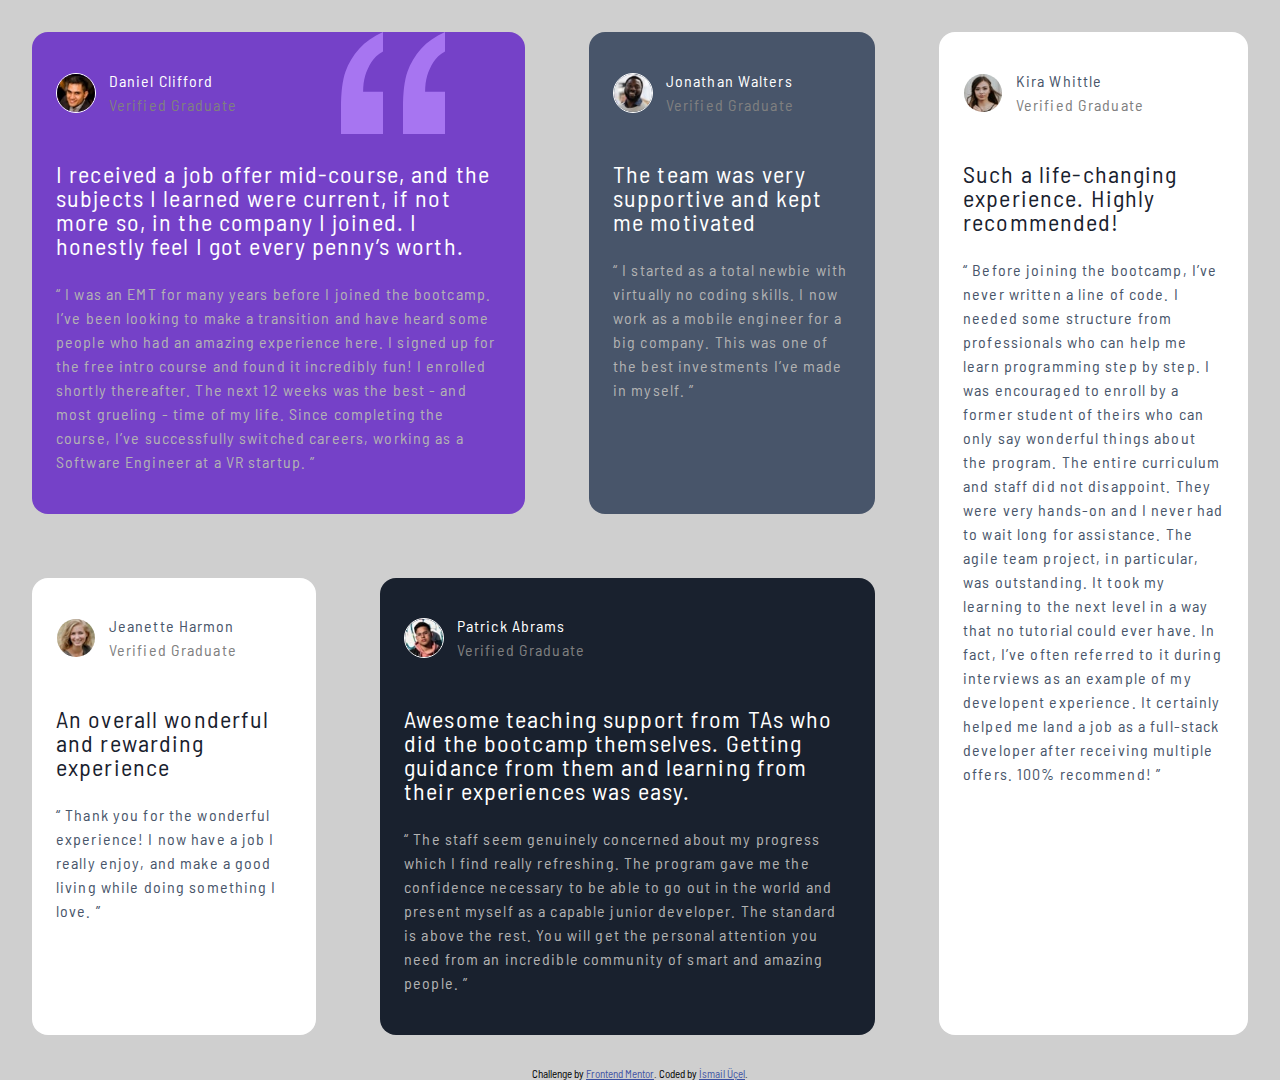
<file: testimonials-grid-section-main/index.html>
<!DOCTYPE html>
<html lang="en">

<head>
  <meta charset="UTF-8">
  <meta name="viewport" content="width=device-width, initial-scale=1.0">
  <!-- displays site properly based on user's device -->

  <link rel="icon" type="image/png" sizes="32x32" href="./images/favicon-32x32.png">
  <link rel="stylesheet" href="style.css">
  <link rel="preconnect" href="https://fonts.googleapis.com">
  <link rel="preconnect" href="https://fonts.gstatic.com" crossorigin>
  <link href="https://fonts.googleapis.com/css2?family=Barlow+Semi+Condensed:wght@500;600&display=swap"
    rel="stylesheet">

  <title>Frontend Mentor | [Challenge Name Here]</title>

  <!-- Feel free to remove these styles or customise in your own stylesheet 👍 -->
  <style>
    .attribution {
      font-size: 11px;
      text-align: center;
    }

    .attribution a {
      color: hsl(228, 45%, 44%);
    }
  </style>
</head>

<body>

  <div class="container">

    <div class="daniel">

      <div class="profile">
        <img src="./images/image-daniel.jpg" alt="" srcset="">
        <div class="info">
          <span class="name">Daniel Clifford</span>
          <span class="vg">Verified Graduate</span>
        </div>
      </div>

      <div class="header">
        <p>I received a job offer mid-course, and the subjects I learned were current, if not more so,
          in the company I joined. I honestly feel I got every penny’s worth.</p>
      </div>

      <div class="desc">
        “ I was an EMT for many years before I joined the bootcamp. I’ve been looking to make a
        transition and have heard some people who had an amazing experience here. I signed up
        for the free intro course and found it incredibly fun! I enrolled shortly thereafter.
        The next 12 weeks was the best - and most grueling - time of my life. Since completing
        the course, I’ve successfully switched careers, working as a Software Engineer at a VR startup. ”
      </div>

    </div>


    <div class="jonathan">

      <div class="profile">
        <img src="./images/image-jonathan.jpg" alt="" srcset="">
        <div class="info">
          <span class="name">Jonathan Walters</span>
          <span class="vg">Verified Graduate</span>
        </div>
      </div>

      <div class="header">
        <p> The team was very supportive and kept me motivated</p>
      </div>

      <div class="desc">
        “ I started as a total newbie with virtually no coding skills. I now work as a mobile engineer
        for a big company. This was one of the best investments I’ve made in myself. ”
      </div>


    </div>

    <div class="jeanette">

      <div class="profile">
        <img src="./images/image-jeanette.jpg" alt="" srcset="">
        <div class="info">
          <span class="name">Jeanette Harmon</span>
          <span class="vg">Verified Graduate</span>
        </div>
      </div>

      <div class="header">
        <p>An overall wonderful and rewarding experience </p>
      </div>

      <div class="desc">
        “ Thank you for the wonderful experience! I now have a job I really enjoy, and make a good living
        while doing something I love. ”
      </div>


    </div>

    <div class="patrick">

      <div class="profile">
        <img src="./images/image-patrick.jpg" alt="" srcset="">
        <div class="info">
          <span class="name">Patrick Abrams</span>
          <span class="vg">Verified Graduate</span>
        </div>
      </div>

      <div class="header">
        <p>Awesome teaching support from TAs who did the bootcamp themselves. Getting guidance from them and
          learning from their experiences was easy. </p>
      </div>

      <div class="desc">
        “ The staff seem genuinely concerned about my progress which I find really refreshing. The program
        gave me the confidence necessary to be able to go out in the world and present myself as a capable
        junior developer. The standard is above the rest. You will get the personal attention you need from
        an incredible community of smart and amazing people. ”
      </div>

    </div>


    <div class="kira">

      <div class="profile">
        <img src="./images/image-kira.jpg" alt="" srcset="">
        <div class="info">
          <span class="name">Kira Whittle</span>
          <span class="vg">Verified Graduate</span>
        </div>
      </div>

      <div class="header">
        <p>Such a life-changing experience. Highly recommended! </p>
      </div>

      <div class="desc">

        “ Before joining the bootcamp, I’ve never written a line of code. I needed some structure from
        professionals who can help me learn programming step by step. I was encouraged to enroll by a former
        student of theirs who can only say wonderful things about the program. The entire curriculum and staff
        did not disappoint. They were very hands-on and I never had to wait long for assistance. The agile team
        project, in particular, was outstanding. It took my learning to the next level in a way that no tutorial
        could ever have. In fact, I’ve often referred to it during interviews as an example of my developent
        experience. It certainly helped me land a job as a full-stack developer after receiving multiple offers.
        100% recommend! ”
      </div>

    </div>

  </div>










  <div class="attribution">
    Challenge by <a href="https://www.frontendmentor.io?ref=challenge" target="_blank">Frontend Mentor</a>.
    Coded by <a href="https://www.linkedin.com/in/ismail-%C3%BC%C3%A7el-a487b618a/">İsmail Üçel</a>.
  </div>
</body>

</html>
</file>
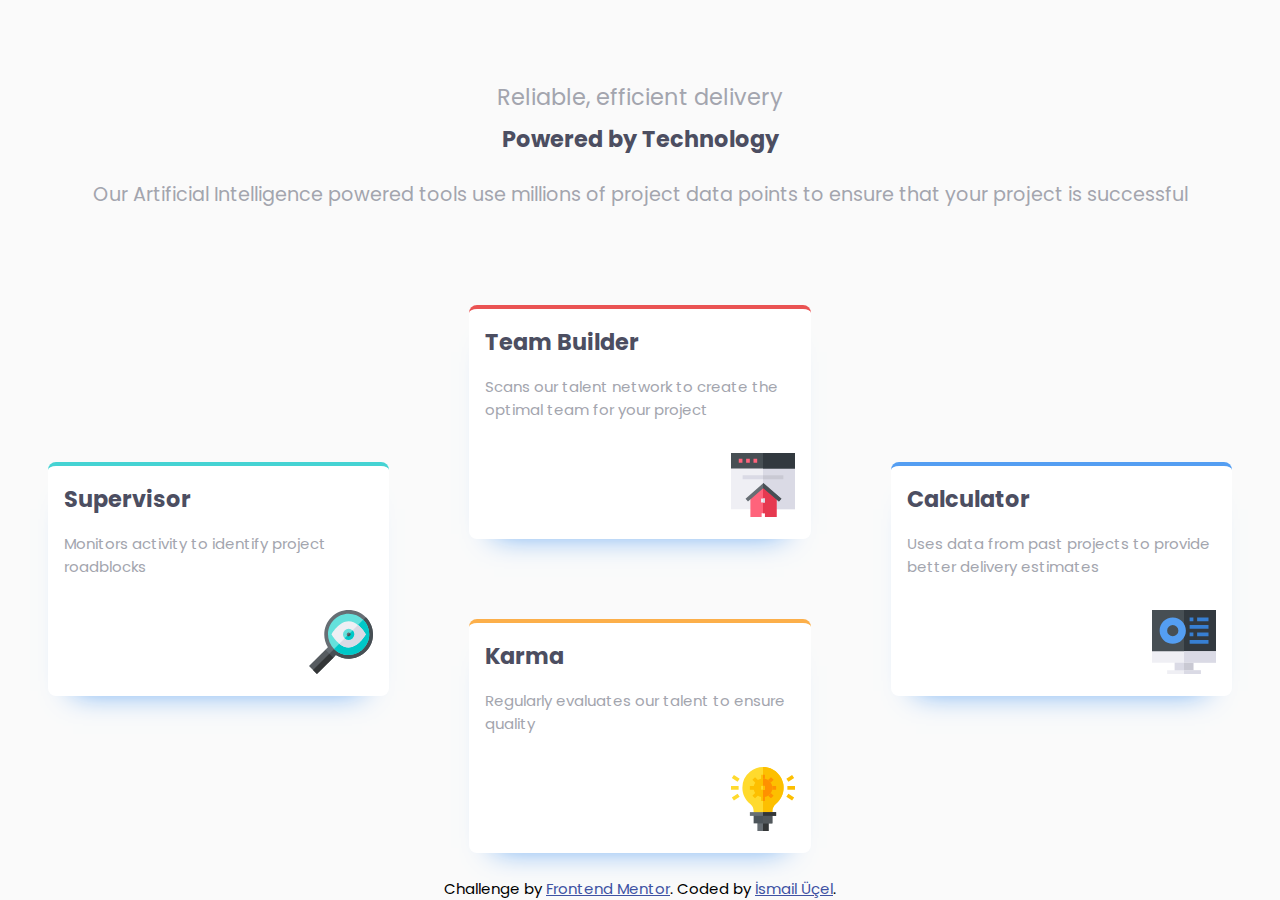
<file: four-card-feature-section-master/four-card-feature-section-master/index.html>
<!DOCTYPE html>
<html lang="en">

<head>
  <meta charset="UTF-8">
  <meta name="viewport" content="width=device-width, initial-scale=1.0">
  <!-- displays site properly based on user's device -->

  <link rel="icon" type="image/png" sizes="32x32" href="./images/favicon-32x32.png">
  <link rel="stylesheet" href="style.css">

  <link rel="preconnect" href="https://fonts.googleapis.com">
  <link rel="preconnect" href="https://fonts.gstatic.com" crossorigin>
  <link href="https://fonts.googleapis.com/css2?family=Poppins:wght@200;400;600&display=swap" rel="stylesheet">

  <title>Frontend Mentor | Four card feature section</title>

  <!-- Feel free to remove these styles or customise in your own stylesheet 👍 -->
  <style>
    .attribution {
      font-size: 15px;
      text-align: center;
    }

    .attribution a {
      color: hsl(228, 45%, 44%);
    }
  </style>
</head>

<body>

<div class="container">

    <h3 class="header1">Reliable, efficient delivery</h3>
    <h3 class="header2">Powered by Technology</h3>

    <p class="desc">Our Artificial Intelligence powered tools use millions of project data points
      to ensure that your project is successful</p>

  <div class="cards">
    <div class="supervisor">

      <h4 class="spheader">Supervisor</h4>

      <p class="spdesc">Monitors activity to identify project roadblocks</p>

      <img src="./images/icon-supervisor.svg" alt="" class="spimg">

    </div>

    <div class="teambuilder">

      <h4 class="tbheader">Team Builder</h4>

      <p class="tbdesc">Scans our talent network to create the optimal team for your project</p>

      <img src="./images/icon-team-builder.svg" alt="" class="tbimg">

    </div>

    <div class="karma">

      <h4 class="kheader">Karma</h4>

      <p class="kdesc">Regularly evaluates our talent to ensure quality</p>

      <img src="./images/icon-karma.svg" alt="" class="kimg">

    </div>

    <div class="calculator">

      <h4 class="cheader">Calculator</h4>

      <p class="cdesc">Uses data from past projects to provide better delivery estimates</p>

      <img src="./images/icon-calculator.svg" alt="" class="cimg">

    </div>

  </div>


</div>



  <footer>
    <p class="attribution">
      Challenge by <a href="https://www.frontendmentor.io?ref=challenge" target="_blank">Frontend Mentor</a>.
      Coded by <a href="https://www.linkedin.com/in/ismail-%C3%BC%C3%A7el-a487b618a/">İsmail Üçel</a>.
    </p>
  </footer>
</body>

</html>
</file>
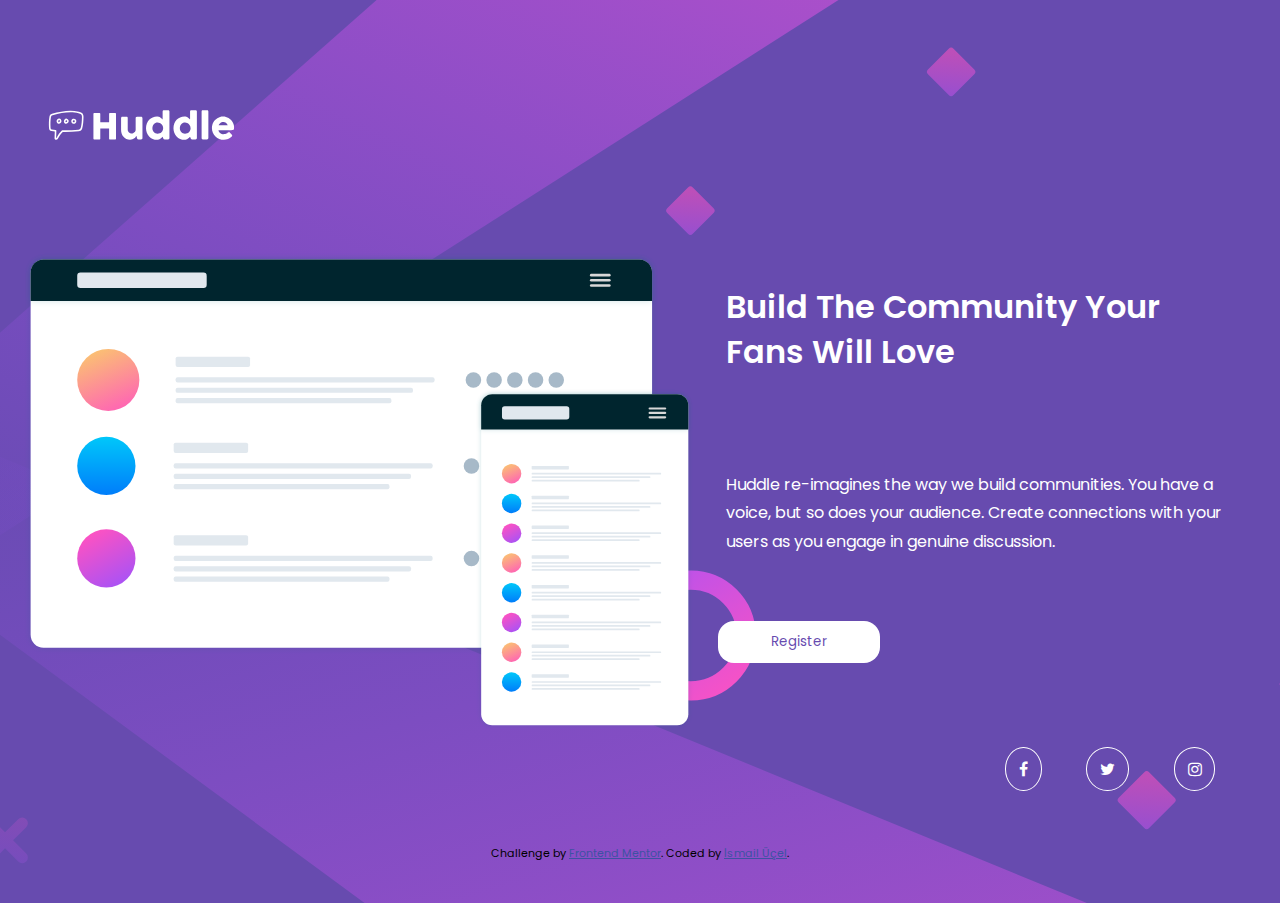
<file: huddle-landing-page-with-single-introductory-section-master/huddle-landing-page-with-single-introductory-section-master/index.html>
<!DOCTYPE html>
<html lang="en">

<head>
  <meta charset="UTF-8">
  <meta name="viewport" content="width=device-width, initial-scale=1.0">
  <!-- displays site properly based on user's device -->

  <link rel="icon" type="image/png" sizes="32x32" href="./images/favicon-32x32.png">
  <link rel="stylesheet" href="style.css">
  <link rel="preconnect" href="https://fonts.googleapis.com">
  <link rel="preconnect" href="https://fonts.gstatic.com" crossorigin>
  <link href="https://fonts.googleapis.com/css2?family=Poppins:wght@400;600&display=swap" rel="stylesheet">
  <link rel="stylesheet" href="./css/all.css">
  <link rel="stylesheet" href="https://cdnjs.cloudflare.com/ajax/libs/font-awesome/4.7.0/css/font-awesome.min.css">

  <title>Frontend Mentor | Huddle landing page with single introductory section</title>

  <!-- Feel free to remove these styles or customise in your own stylesheet 👍 -->
  <style>
    .attribution {
      font-size: 11px;
      text-align: center;
    }

    .attribution a {
      color: hsl(228, 45%, 44%);
    }
  </style>
</head>

<body>


  <div class="container">

    <div class="logo">
      <img src="./images/logo.svg" alt="">
    </div>
    


    <div class="graphic">
      <img src="./images/illustration-mockups.svg" alt="" srcset="">
    </div>

    <div class="header">
      <h1>Build The Community Your Fans Will Love</h1>
    </div>

    <div class="desc">
      <p>Huddle re-imagines the way we build communities. You have a voice, but so does your audience.
        Create connections with your users as you engage in genuine discussion.</p>
    </div>

    <div class="register">
      <button>Register</button>
    </div>

    <div class="social-icons">
      <i class="fa fa-facebook"></i>
      <i class="fa fa-twitter"></i>
      <i class="fa fa-instagram"></i>
    </div>

  </div>



  <footer>
    <p class="attribution">
      Challenge by <a href="https://www.frontendmentor.io?ref=challenge" target="_blank">Frontend Mentor</a>.
        Coded by <a href="https://www.linkedin.com/in/ismail-%C3%BC%C3%A7el-a487b618a/">İsmail Üçel</a>.
    </p>
  </footer>
</body>

</html>
</file>
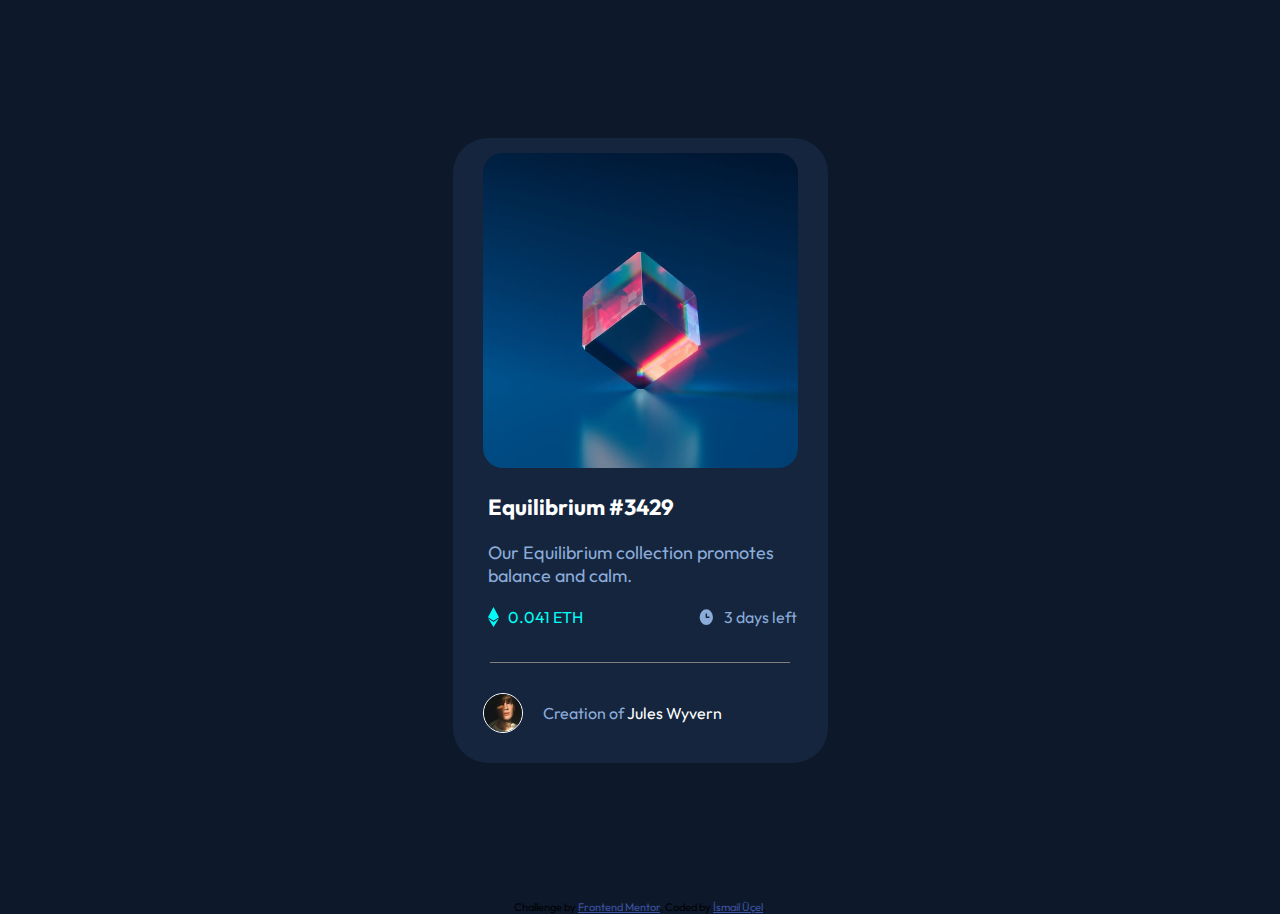
<file: nft-preview-card-component-main/nft-preview-card-component-main/index.html>
<!DOCTYPE html>
<html lang="en">
  <head>
    <meta charset="UTF-8" />
    <meta name="viewport" content="width=device-width, initial-scale=1.0" />
    <!-- displays site properly based on user's device -->

    <link
      rel="icon"
      type="image/png"
      sizes="32x32"
      href="./images/favicon-32x32.png"
    />
    <link rel="stylesheet" href="style.css" />

    <title>Frontend Mentor | NFT preview card component</title>

    <!-- Feel free to remove these styles or customise in your own stylesheet 👍 -->
    <style>
      .attribution {
        font-size: 11px;
        text-align: center;
      }
      .attribution a {
        color: hsl(228, 45%, 44%);
      }
    </style>
  </head>
  <body>
    <div class="container">
      <div class="card">
        <div class="image">
          <img
            src="./images/image-equilibrium.jpg"
            alt=""
            class="etheriumImage"
          />
          <img src="images/icon-view.svg" alt="" class="etheriumView" />
        </div>
        <div class="header">
          <h3 class="headerh3">Equilibrium #3429</h3>
        </div>
        <div class="desc">
          Our Equilibrium collection promotes balance and calm.
        </div>
        <div class="stats">
          <div class="eth">
            <img src="./images/icon-ethereum.svg" alt="" />
            <span class="ethNumber">0.041 ETH</span>
          </div>
          <div class="days">
            <img src="./images/icon-clock.svg" alt="" />
            <span class="daysNumber">3 days left</span>
          </div>
        </div>
        <div class="line"></div>
        <div class="user">
          <img class="userProfile" src="./images/image-avatar.png" alt="" />
          <span class="creation">
            Creation of <span class="name">Jules Wyvern</span>
          </span>
        </div>
      </div>
    </div>

    <div class="attribution">
      Challenge by
      <a href="https://www.frontendmentor.io?ref=challenge" target="_blank"
        >Frontend Mentor</a
      >. Coded by
      <a href="https://www.linkedin.com/in/ismailucel/">İsmail Üçel</a>.
    </div>
  </body>
</html>
</file>
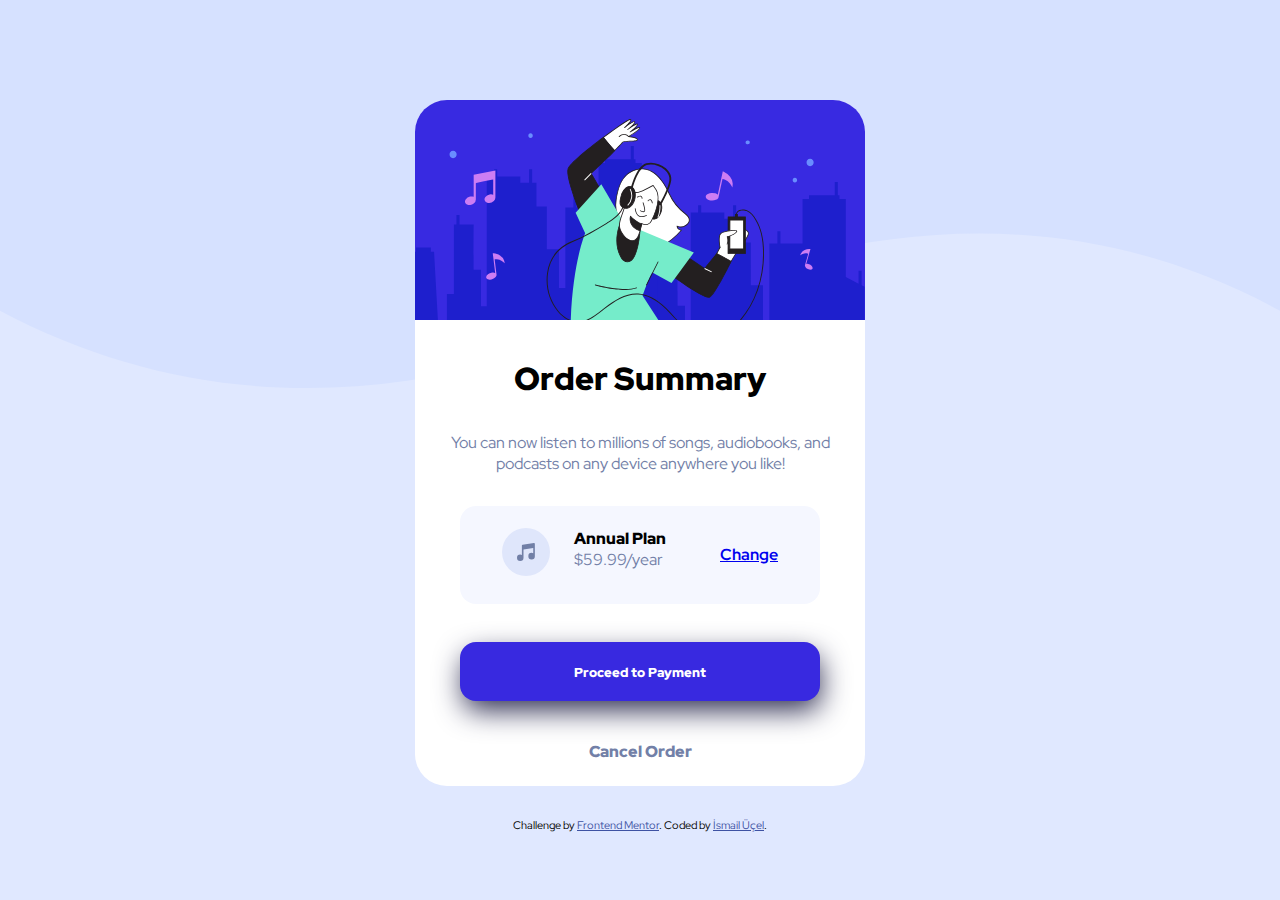
<file: order-summary-component-main/order-summary-component-main/index.html>
<!DOCTYPE html>
<html lang="en">
<head>
  <meta charset="UTF-8">
  <meta name="viewport" content="width=device-width, initial-scale=1.0"> <!-- displays site properly based on user's device -->

  <link rel="icon" type="image/png" sizes="32x32" href="./images/favicon-32x32.png">
  <link rel="stylesheet" href="style.css">
  
  <title>Frontend Mentor | Order summary card</title>

<link rel="preconnect" href="https://fonts.googleapis.com">
<link rel="preconnect" href="https://fonts.gstatic.com" crossorigin>
<link href="https://fonts.googleapis.com/css2?family=Red+Hat+Display:wght@500;700;900&display=swap" rel="stylesheet">

  <!-- Feel free to remove these styles or customise in your own stylesheet 👍 -->
  <style>
    .attribution { font-size: 11px; text-align: center; }
    .attribution a { color: hsl(228, 45%, 44%); }
  </style>
</head>
<body>

    <div class="container">

      <div class="img">
        <img src="./images/illustration-hero.svg" alt="" srcset="">
      </div>

      <div class="header">
        <h1>Order Summary</h1>
      </div>

      <p class="desc">
        You can now listen to millions of songs, audiobooks, and podcasts on any device anywhere you like!
      </p>

      <div class="music">

        <span class="mlogo">
          <img src="./images/icon-music.svg" alt="" srcset="">
        </span>

        <div class="annual">
          <span class="plan">Annual Plan</span>
          <span class="year">$59.99/year</span>
        </div>

        <span class="change"><a href="#">Change</a></span>

      </div>

      <div class="payment">
        <button>Proceed to Payment</button>
      </div>

      <div class="cancel">
        <a href="#">Cancel Order</a>
      </div>




    </div>


  
  <div class="attribution">
    Challenge by <a href="https://www.frontendmentor.io?ref=challenge" target="_blank">Frontend Mentor</a>. 
    Coded by <a href="https://www.linkedin.com/in/ismail-%C3%BC%C3%A7el-a487b618a/">İsmail Üçel</a>.
  </div>
</body>
</html>
</file>
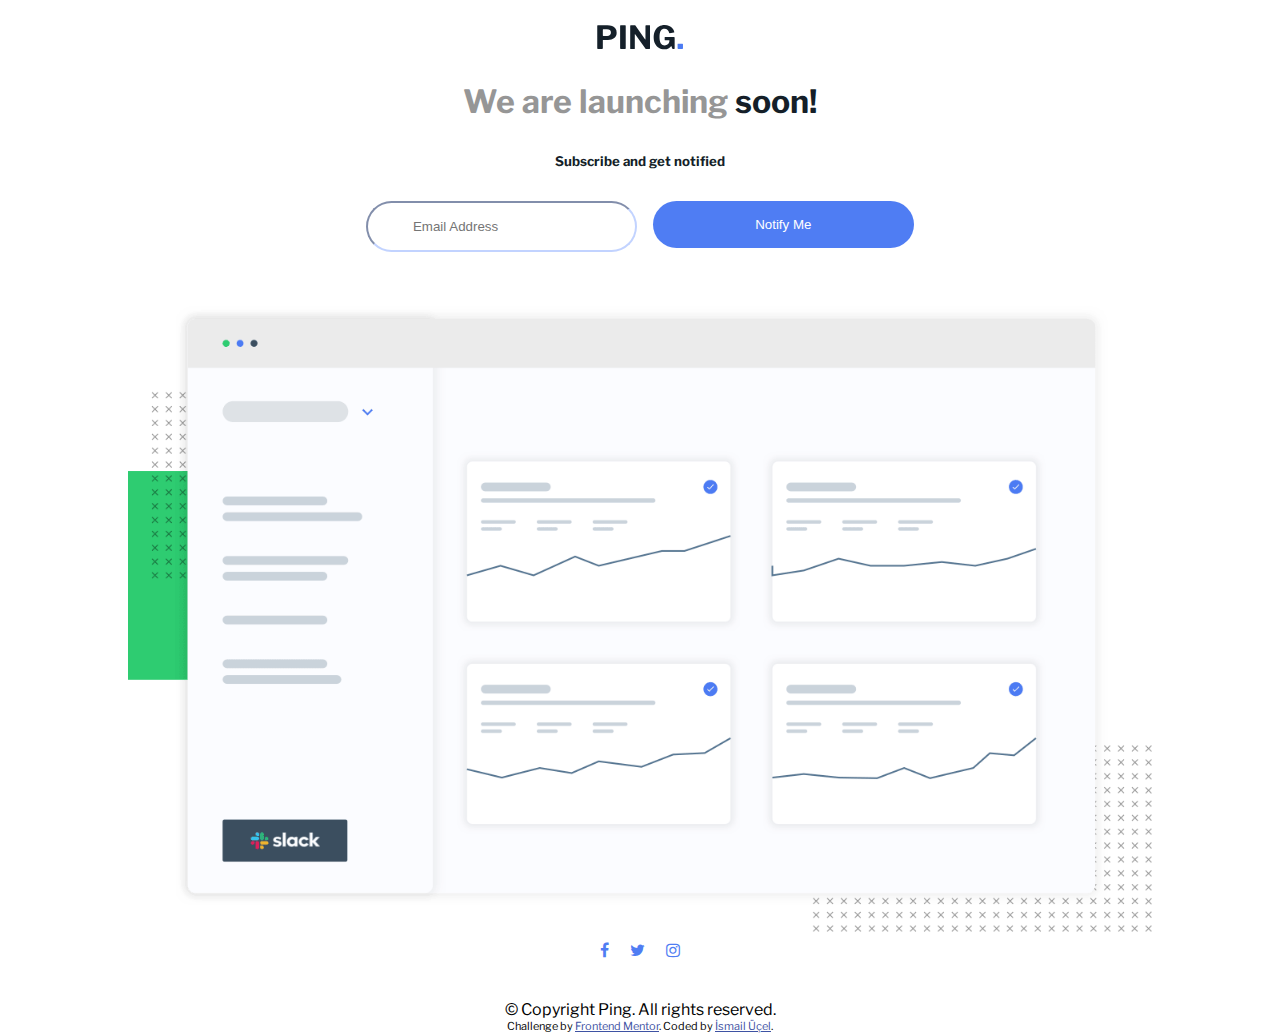
<file: ping-coming-soon-page-master/ping-coming-soon-page-master/index.html>
<!DOCTYPE html>
<html lang="en">

<head>
  <meta charset="UTF-8">
  <meta name="viewport" content="width=device-width, initial-scale=1.0">
  <!-- displays site properly based on user's device -->

  <link rel="icon" type="image/png" sizes="32x32" href="./images/favicon-32x32.png">
  <link rel="stylesheet" href="style.css">

  <link rel="preconnect" href="https://fonts.googleapis.com">
  <link rel="preconnect" href="https://fonts.gstatic.com" crossorigin>
  <link href="https://fonts.googleapis.com/css2?family=Libre+Franklin:ital,wght@0,300;0,600;1,700&display=swap"
    rel="stylesheet">
  <link rel="stylesheet" href="https://use.fontawesome.com/releases/v5.15.4/css/all.css"
    integrity="sha384-DyZ88mC6Up2uqS4h/KRgHuoeGwBcD4Ng9SiP4dIRy0EXTlnuz47vAwmeGwVChigm" crossorigin="anonymous">
  <link rel="stylesheet" href="https://cdnjs.cloudflare.com/ajax/libs/font-awesome/4.7.0/css/font-awesome.min.css">

  <title>Frontend Mentor | Ping coming soon page</title>

  <!-- Feel free to remove these styles or customise in your own stylesheet 👍 -->
  <style>
    .attribution {
      font-size: 11px;
      text-align: center;
    }

    .attribution a {
      color: hsl(228, 45%, 44%);
    }
  </style>
</head>

<body>

  <div class="container">

    <div class="header">
      <img src="./images/logo.svg" alt="" srcset="">
    </div>

    <div class="desc">
      <h1>We are launching <strong class="soon">soon!</strong> </h1>

    </div>

    <div class="sub">
      <h5>Subscribe and get notified</h5>
    </div>


    <div class="form">

      <form class="freeform" id="freeform" action="" method="get">

        <div class="formBox">

          <input type="text" id="email" placeholder="Email Address" name="email"><br><br>
          <small class="form__text__error">Looks like this is not an email</small>
        </div>


        <div class="formBox">
          <input type="submit" class="notify" value="Notify Me">
        </div>

      </form>




    </div>


    <div class="img">
      <img src="./images/illustration-dashboard.png" alt="" srcset="">
    </div>

    <div class="social-icons">
      <i class="fa fa-facebook"></i>
      <i class="fa fa-twitter"></i>
      <i class="fa fa-instagram"></i>
    </div>


  </div>







  &copy; Copyright Ping. All rights reserved.

  <footer>
    <p class="attribution">
      Challenge by <a href="https://www.frontendmentor.io?ref=challenge" target="_blank">Frontend Mentor</a>.
      Coded by <a href="https://www.linkedin.com/in/ismail-%C3%BC%C3%A7el-a487b618a/">İsmail Üçel</a>.
    </p>
  </footer>

  <script src="app.js"></script>
</body>

</html>
</file>
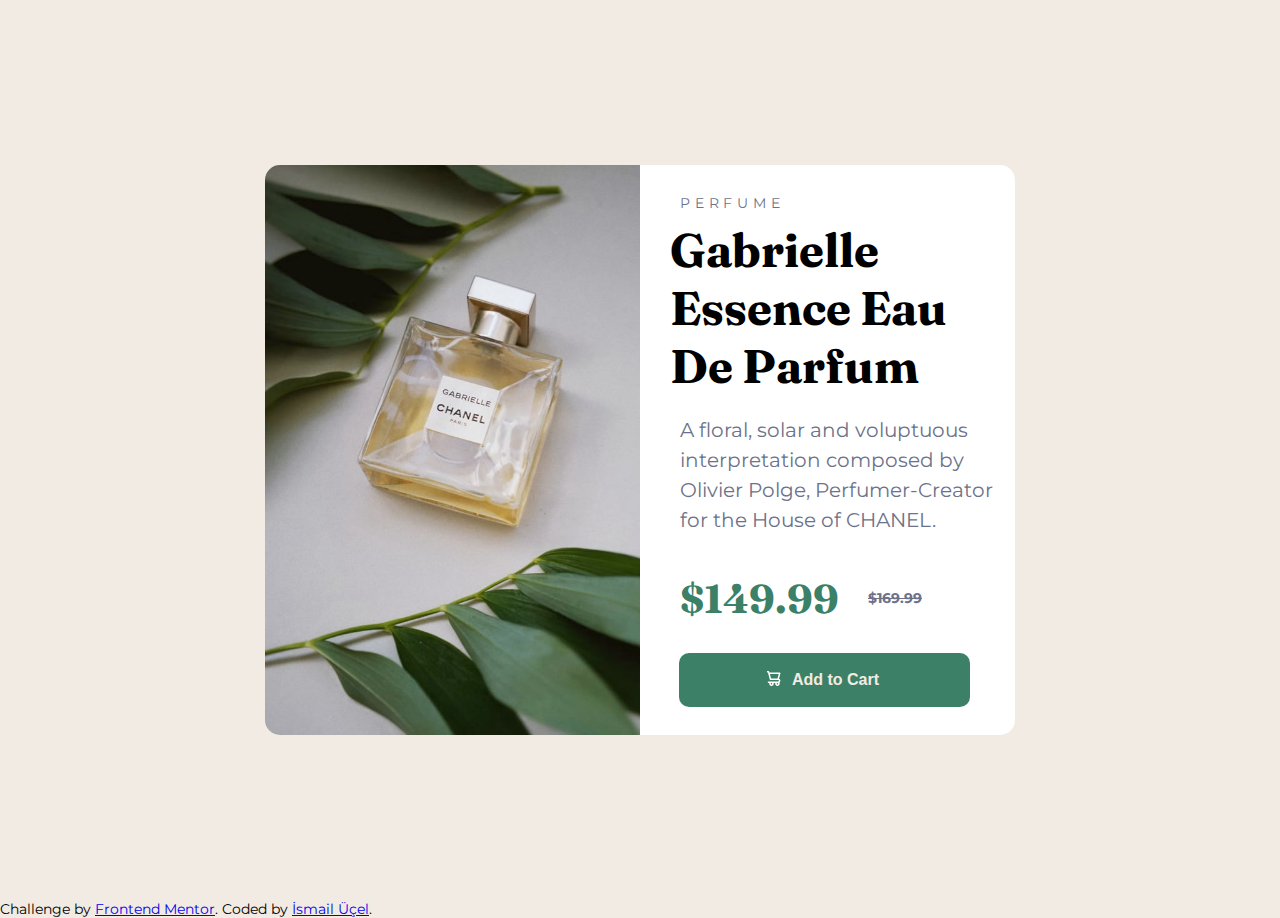
<file: product-preview-card-component-main/product-preview-card-component-main/index.html>
<!DOCTYPE html>
<html lang="en">
  <head>
    <meta charset="UTF-8" />
    <meta name="viewport" content="width=device-width, initial-scale=1.0" />
    <link
      rel="icon"
      type="image/png"
      sizes="32x32"
      href="./images/favicon-32x32.png"
    />
    <link rel="stylesheet" href="style.css">
    <title>Frontend Mentor | Product preview card component</title>
  <body>
    <div class="container">
      <div class="image">
        <img class="imgPerfumeMobile" src="images/image-product-mobile.jpg" alt="" />
        <img class="imgPerfumeDesktop" src="images/image-product-desktop.jpg" alt="" />
      </div>
      <div class="card">
        <p class="perfumeHeader">Perfume</p>
      <h1 class="header">Gabrielle Essence Eau De Parfum</h1>
      <p class="desc">
        A floral, solar and voluptuous interpretation composed by Olivier Polge,
        Perfumer-Creator for the House of CHANEL. 
      </p>
      <div class="price">
        <h3 class="priceBig">$149.99</h3>
        <h6 class="priceSmall">$169.99</h6>
      </div>
      <div class="button">
        <img class="basket" src="images/icon-cart.svg" alt="">
        <button class="addCart">Add to Cart</button>
      </div>
      </div>
    </div>
    <div class="attribution">
      Challenge by
      <a href="https://www.frontendmentor.io?ref=challenge" target="_blank"
        >Frontend Mentor</a
      >. Coded by <a href="https://www.linkedin.com/in/ismailucel/">İsmail Üçel</a>.
    </div>
  </body>
</html>
</file>
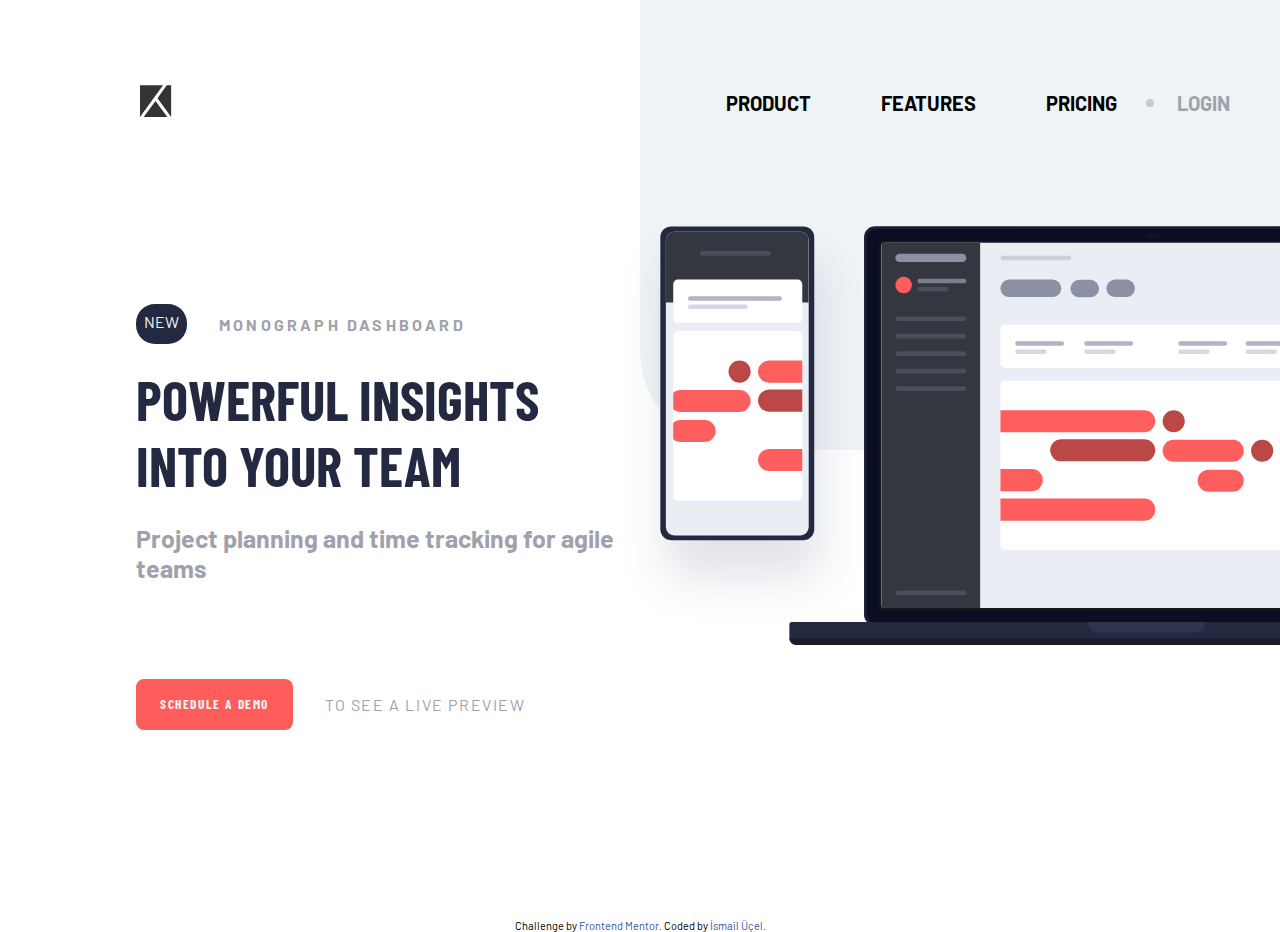
<file: project-tracking-intro-component-master/project-tracking-intro-component-master/index.html>
<!DOCTYPE html>
<html lang="en">
  <head>
    <meta charset="UTF-8" />
    <meta name="viewport" content="width=device-width, initial-scale=1.0" />
    <!-- displays site properly based on user's device -->

    <link
      rel="icon"
      type="image/png"
      sizes="32x32"
      href="./images/favicon-32x32.png"
    />

    <link rel="stylesheet" href="style.css" />

    <title>Frontend Mentor | Project tracking intro component</title>

    <!-- Feel free to remove these styles or customise in your own stylesheet 👍 -->
    <style>
      .attribution {
        font-size: 11px;
        text-align: center;
      }
      .attribution a {
        color: hsl(228, 45%, 44%);
      }
    </style>
  </head>
  <body>
    <div class="container">
      <div class="navbar">
        <div class="logoPic">
          <img src="./images/logo.svg" alt="" id="logo" class="logo" />
        </div>

        <div class="ham">
          <button href="#" class="hamburger" id="hamburger">
            <img
              class="icon-hamburger"
              src="./images/icon-hamburger.svg"
              alt=""
              id="logo"
              class="logo"
            />
            <img
              class="icon-close"
              src="./images/icon-close.svg"
              alt=""
              id="logo"
              class="logo"
            />
          </button>

          <ul class="links">
            <li><a href="#">Product</a></li>
            <li><a href="#">Features</a></li>
            <li><a href="#">Pricing</a></li>
            <li class="login"><a href="#">Login</a></li>
          </ul>
        </div>
      </div>

      <div class="main">
        <div class="pics">
          <img
            src="./images/illustration-devices.svg"
            alt=""
            class="pics"
            id="imgs"
          />
        </div>

        <div class="introduction">
          <div class="newClass">
            <h4 class="new">NEW</h4>
            <h4 class="mono">MONOGRAPH DASHBOARD</h4>
          </div>

          <h1 class="heading">Powerful insights into your team</h1>
          <p class="desc">Project planning and time tracking for agile teams</p>

          <div class="scheduleButton">
            <button class="schedule">Schedule a demo</button>
            <p class="schDesc">to see a live preview</p>
          </div>
        </div>
      </div>
    </div>

    <footer>
      <p class="attribution">
        Challenge by
        <a href="https://www.frontendmentor.io?ref=challenge" target="_blank"
          >Frontend Mentor</a
        >. Coded by <a href="#">İsmail Üçel</a>.
      </p>
    </footer>

    <script src="./index.js"></script>
  </body>
</html>
</file>
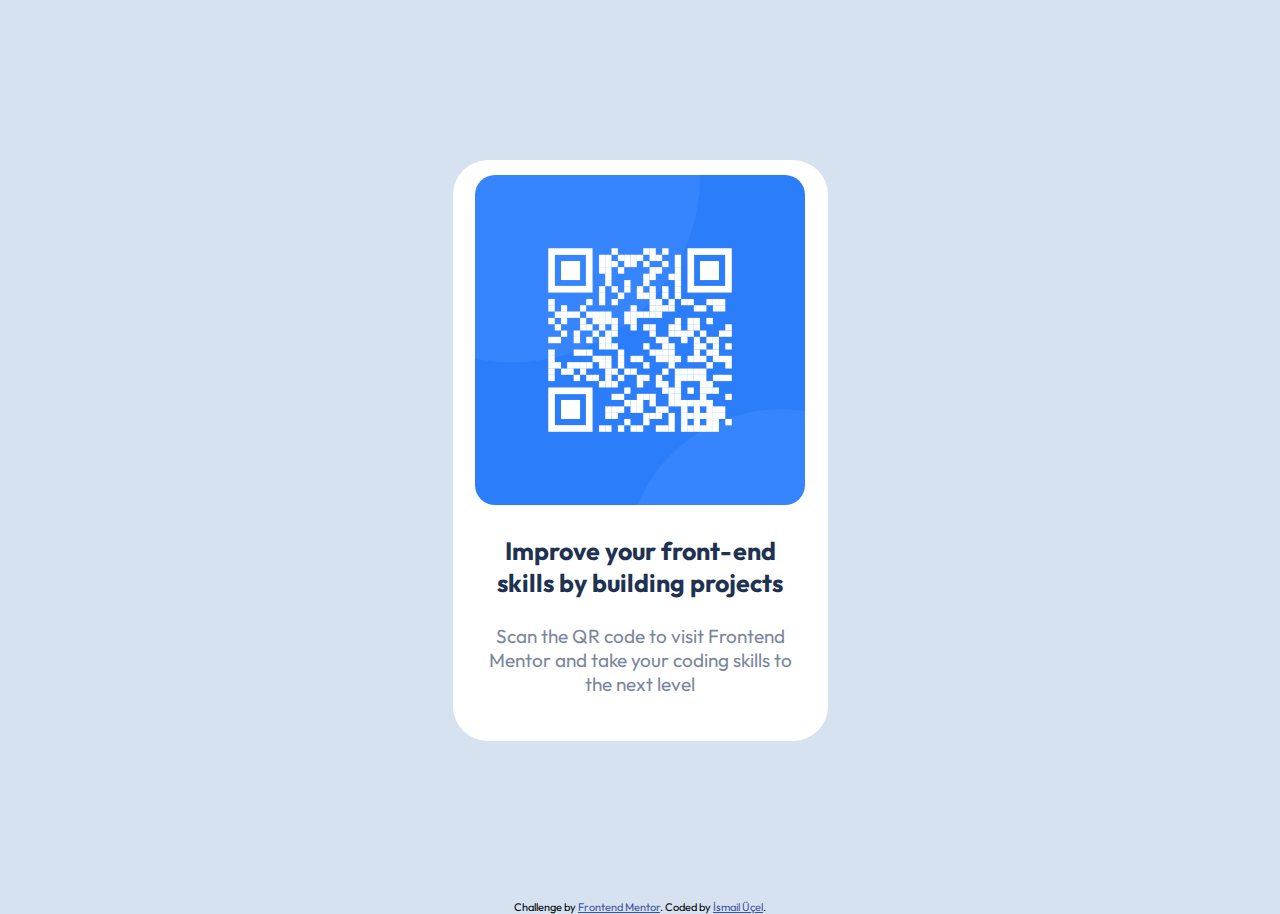
<file: qr-code-component-main/qr-code-component-main/index.html>
<!DOCTYPE html>
<html lang="en">
  <head>
    <meta charset="UTF-8" />
    <meta name="viewport" content="width=device-width, initial-scale=1.0" />
    <!-- displays site properly based on user's device -->

    <link
      rel="icon"
      type="image/png"
      sizes="32x32"
      href="./images/favicon-32x32.png"
    />

    <title>Frontend Mentor | QR code component</title>
    <link rel="stylesheet" href="style.css" />

    <!-- Feel free to remove these styles or customise in your own stylesheet 👍 -->
    <style>
      .attribution {
        font-size: 11px;
        text-align: center;
      }
      .attribution a {
        color: hsl(228, 45%, 44%);
      }
    </style>
  </head>
  <body>
    <div class="container">
      <div class="card">
        <div class="image">
          <img src="./images/image-qr-code.png" alt="" class="qrImage" />
        </div>
        <div class="header">
          <h3>Improve your front-end skills by building projects</h3>
        </div>
        <div class="desc">
          <p>
            Scan the QR code to visit Frontend Mentor and take your coding
            skills to the next level
          </p>
        </div>
      </div>
    </div>

    <div class="attribution">
      Challenge by
      <a href="https://www.frontendmentor.io?ref=challenge" target="_blank"
        >Frontend Mentor</a
      >. Coded by
      <a href="https://www.linkedin.com/in/ismailucel/">İsmail Üçel</a>.
    </div>
  </body>
</html>
</file>
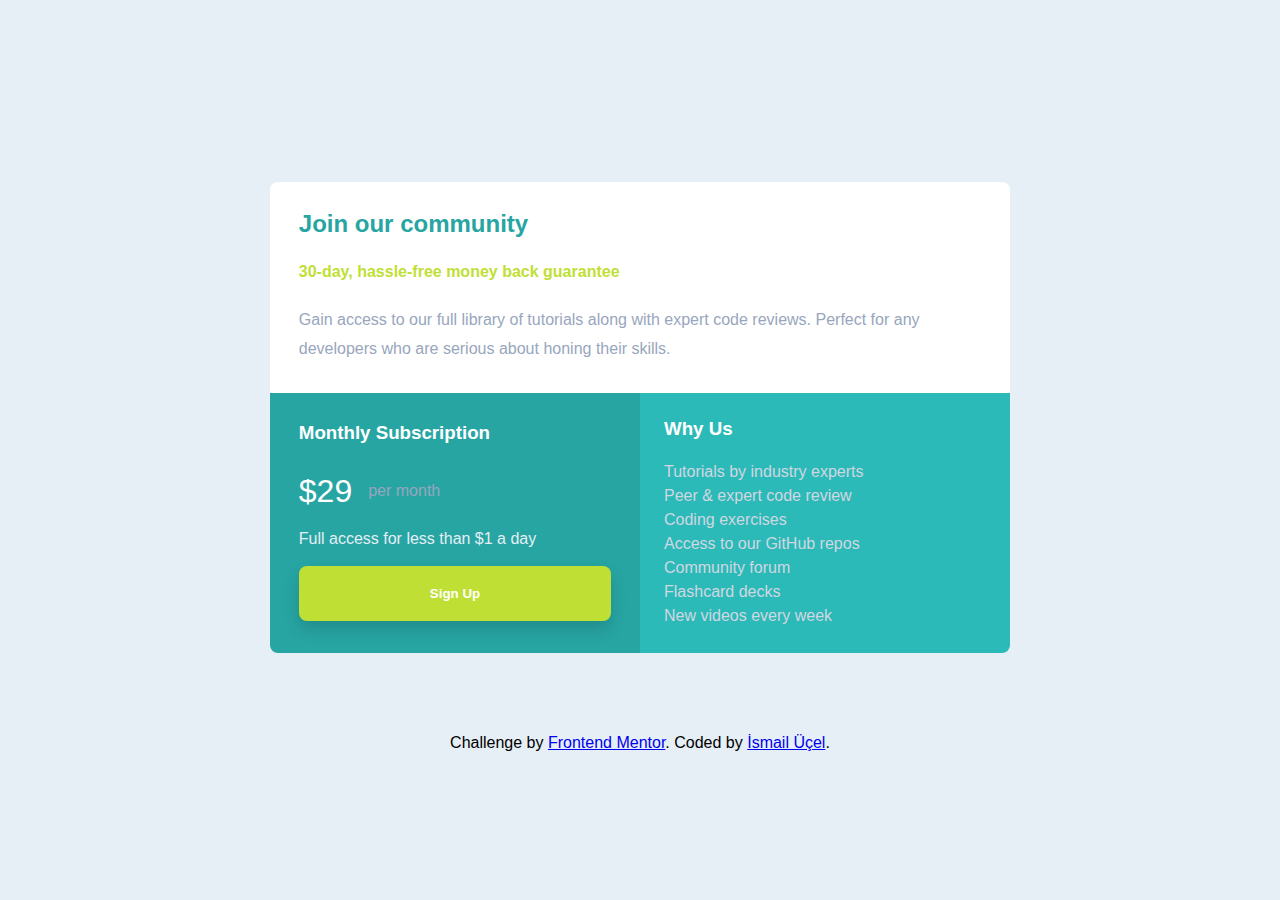
<file: single-price-grid-component-master/single-price-grid-component-master/index.html>
<!DOCTYPE html>
<html lang="en">

<head>
  <meta charset="UTF-8">
  <meta name="viewport" content="width=device-width, initial-scale=1.0">
  <!-- displays site properly based on user's device -->

  <link rel="icon" type="image/png" sizes="32x32" href="./images/favicon-32x32.png">
  <link rel="stylesheet" href="style.css">

  <title>Frontend Mentor | Single Price Grid Component</title>


</head>

<body>

  <div class="container">

    <div class="card1">
      <h2 class="c1h1">Join our community</h2>
      <h4 class="c1h2">30-day, hassle-free money back guarantee</h4>
      <p class="desc">Gain access to our full library of tutorials along with expert code reviews.
        Perfect for any developers who are serious about honing their skills.</p>

    </div>

    <div class="card2">

      <h3 class="c2h1">Monthly Subscription</h3>
      <p class="price">&dollar;29 <span>per month</span> </p>
      <p class="c2desc">Full access for less than &dollar;1 a day</p>
      <button class="sgnUp">Sign Up</button>

    </div>

    <div class="card3">
      <h3 class="c3h1">Why Us</h3>
      <ul>
        <li>Tutorials by industry experts</li>
        <li>Peer &amp; expert code review</li>
        <li>Coding exercises</li>
        <li>Access to our GitHub repos</li>
        <li>Community forum</li>
        <li>Flashcard decks</li>
        <li>New videos every week</li>
      </ul>
    </div>

  </div>


  <footer>
    <p class="attribution">
      Challenge by <a href="https://www.frontendmentor.io?ref=challenge" target="_blank">Frontend Mentor</a>.
      Coded by <a href="https://www.linkedin.com/in/ismail-%C3%BC%C3%A7el-a487b618a/">İsmail Üçel</a>.
    </p>
  </footer>
</body>

</html>
</file>
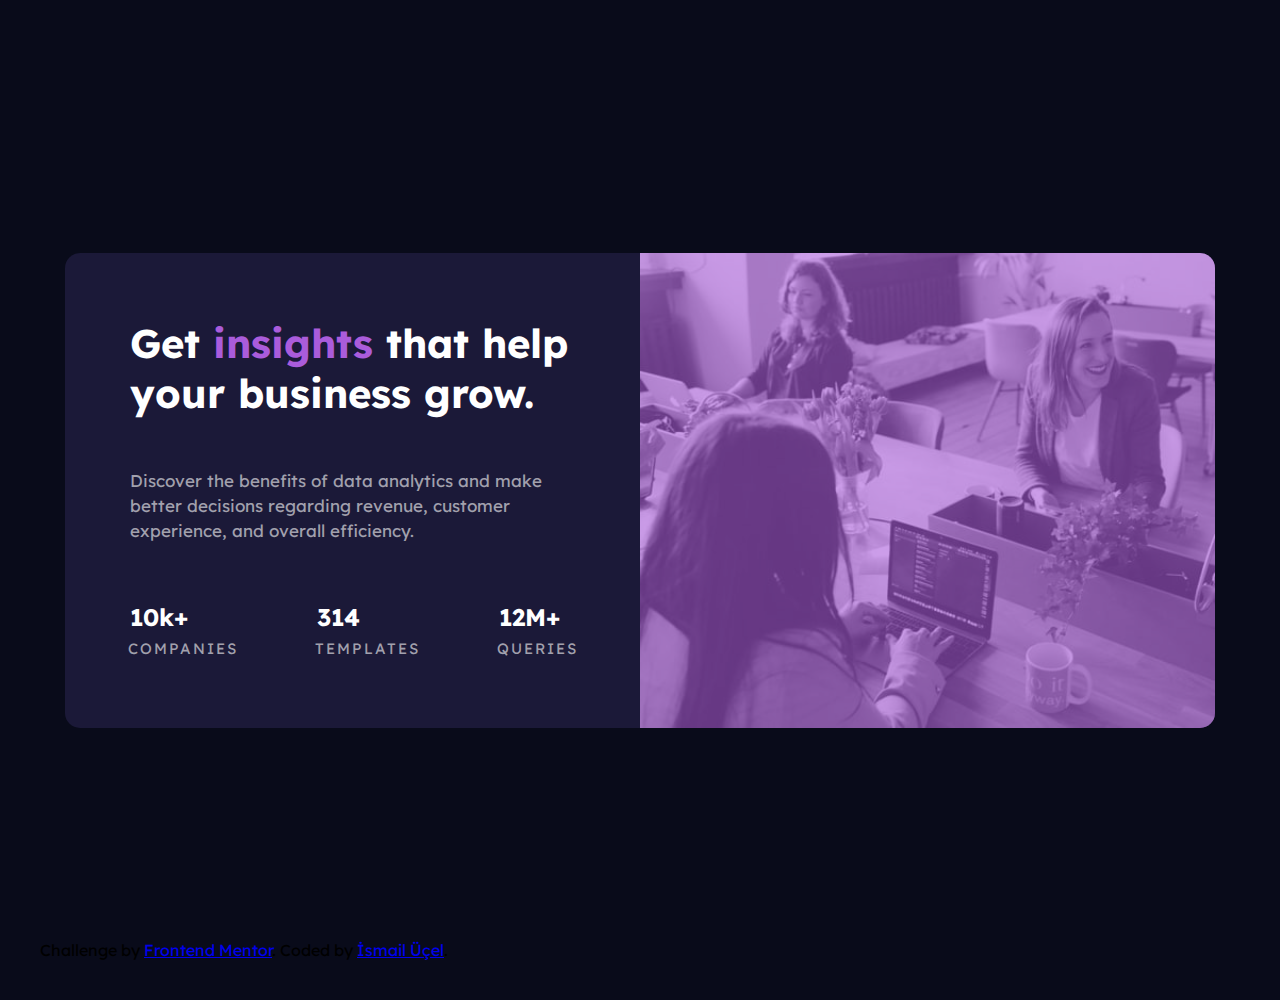
<file: stats-preview-card-component-main/stats-preview-card-component-main/index.html>
<!DOCTYPE html>
<html lang="en">
  <head>
    <meta charset="UTF-8" />
    <meta name="viewport" content="width=device-width, initial-scale=1.0" />

    <link
      rel="icon"
      type="image/png"
      sizes="32x32"
      href="./images/favicon-32x32.png"
    />
    <link rel="stylesheet" href="style.css" />

    <title>Frontend Mentor | Stats preview card component</title>
  </head>
  <body>
    <div class="container">
      <div class="image">
        <img class="imgMobile" src="images/image-header-mobile.jpg" alt="" />
        <img class="imgDesktop" src="images/image-header-desktop.jpg" alt="" />
      </div>
      <div class="card">
        <h1 class="header">
          Get <span class="insight">insights</span> that help your business
          grow.
        </h1>
        <p class="desc">
          Discover the benefits of data analytics and make better decisions
          regarding revenue, customer experience, and overall efficiency.
        </p>
        <div class="subHeaders">
          <div class="companies">
            <h2 class="numbers">10k+</h2>
            <p class="sub">Companies</p>
          </div>
          <div class="templates">
            <h2 class="numbers">314</h2>
            <p class="sub">Templates</p>
          </div>
          <div class="queries">
            <h2 class="numbers">12M+</h2>
            <p class="sub">Queries</p>
          </div>
        </div>
      </div>
    </div>
    <div class="attribution">
      Challenge by
      <a href="https://www.frontendmentor.io?ref=challenge" target="_blank"
        >Frontend Mentor</a
      >. Coded by
      <a href="https://www.linkedin.com/in/ismailucel/">İsmail Üçel</a>.
    </div>
  </body>
</html>
</file>
<file: testimonials-grid-section-main/style.css>
:root {
  --ModerateViolet: hsl(263, 55%, 52%);
  --VeryDarkGrayishBlue: hsl(217, 19%, 35%);
  --VeryDarkBlackishBlue: hsl(219, 29%, 14%);
  --White: hsl(0, 0%, 100%);
  --OpacityWhite: hsl(0, 0%, 70%);
  --OpacityName: hsl(0, 0%, 50%);

  --LightGray: hsl(0, 0%, 81%);
  --LightGrayishBlue: hsl(210, 46%, 95%);
}

* {
  font-family: "Barlow Semi Condensed", sans-serif;
  box-sizing: border-box;
  padding: 0;
  margin: 0;
}

body {
  display: flex;
  flex-direction: column;
  justify-content: center;
  align-items: center;
  min-height: 100vh;
  margin: auto;
  background-color: var(--LightGray);
}

.profile {
  display: flex;
  justify-content: start;
  align-items: center;
  margin: 1rem;
  padding: 0.5rem;
}

.name {
  color: white;
}

.vg {
  color: var(--OpacityName);
}
.profile > img {
  border: 1px white solid;
  border-radius: 50%;
  height: 40px;
  width: 40px;
}

.header {
  display: flex;
  justify-content: flex-start;
  color: var(--White);
  margin: 1.5rem;
  font-size: 1.5rem;
}

.desc {
  display: flex;
  justify-content: flex-start;
  color: var(--OpacityWhite);
  margin: 1.5rem;
  padding-bottom: 1rem;
}

.info {
  display: flex;
  flex-direction: column;
  justify-content: center;
  align-items: flex-start;
  padding: 0.8rem;
}

.daniel {
  background-color: var(--ModerateViolet);
  background-image: url(./images/bg-pattern-quotation.svg);
  background-repeat: no-repeat;
  background-position: right 80px top 0px;
  margin: 2rem;
  border-radius: 1rem;
}

.jonathan {
  background-color: var(--VeryDarkGrayishBlue);
  margin: 2rem;
  border-radius: 1rem;
}

.jeanette {
  background-color: var(--White);
  margin: 2rem;
  border-radius: 1rem;
}

.jeanette .name {
  color: var(--VeryDarkGrayishBlue);
}

.jeanette .header {
  color: var(--VeryDarkBlackishBlue);
}

.jeanette .desc {
  color: var(--VeryDarkGrayishBlue);
}

.patrick {
  background-color: var(--VeryDarkBlackishBlue);
  margin: 2rem;
  border-radius: 1rem;
}

.kira {
  background-color: var(--White);
  margin: 2rem;
  border-radius: 1rem;
}

.kira .name {
  color: var(--VeryDarkGrayishBlue);
}

.kira .header {
  color: var(--VeryDarkBlackishBlue);
}

.kira .desc {
  color: var(--VeryDarkGrayishBlue);
}

@media screen and (min-width: 792px) {
  .container {
    display: grid;
    grid-template-areas:
      "daniel daniel daniel jonathan kira"
      "jeanette patrick patrick patrick kira";
  }

  .daniel {
    grid-area: daniel;
    line-height: 1.5rem;
    letter-spacing: 0.07rem;
  }
  .jonathan {
    grid-area: jonathan;
    line-height: 1.5rem;
    letter-spacing: 0.07rem;
  }
  .kira {
    grid-area: kira;
    line-height: 1.5rem;
    letter-spacing: 0.07rem;
  }
  .patrick {
    grid-area: patrick;
    line-height: 1.5rem;
    letter-spacing: 0.07rem;
  }
  .jeanette {
    grid-area: jeanette;
    line-height: 1.5rem;
    letter-spacing: 0.07rem;
  }
}
</file>
<file: four-card-feature-section-master/four-card-feature-section-master/style.css>
:root {
  --Red: hsl(0, 78%, 62%);
  --Cyan: hsl(180, 62%, 55%);
  --Orange: hsl(34, 97%, 64%);
  --Blue: hsl(212, 86%, 64%);
  --VeryDarkBlue: hsl(234, 12%, 34%);
  --GrayishBlue: hsl(229, 6%, 66%);
  --VeryLightGray: hsl(0, 0%, 98%);
  --spacer: 1rem;
}

* {
  box-sizing: border-box;
  padding: 0;
  margin: 0;
  font-family: "Poppins", sans-serif;
}

body {
  display: flex;
  flex-direction: column;
  justify-content: center;
  align-items: center;
  margin: auto;
  min-height: 95vh;
  background-color: var(--VeryLightGray);
  font-size: 15px;
}

.container {
  margin-top: 3rem;
  margin-left: 1.5rem;
  margin-right: 1.5rem;
}

.cards {
  display: grid;
  grid-template-columns: repeat(auto-fit, minmax(13.875rem, 1fr));
  gap: calc(var(--spacer) * 2);
}

.header1 {
  color: var(--GrayishBlue);
  text-align: center;
  font-weight: normal;
  font-size: 1.4rem;
  margin-top: 2rem;
  margin-bottom: 0.5rem;
}

.header2 {
  color: var(--VeryDarkBlue);
  text-align: center;
  font-size: 1.4rem;
  font-weight: bold;
}

.desc {
  color: var(--GrayishBlue);
  text-align: center;
  font-size: 1.2rem;
  margin-bottom: 4.5rem;
  margin-top: 1.5rem;
}

.supervisor {
  background-color: #fff;
  margin: 1.5rem;
  text-align: right;
  border-radius: 0.5rem;
  border-top: var(--Cyan) 4px solid;
  box-shadow: -1px 21px 29px -26px var(--Blue);
}

.supervisor .spheader {
  color: var(--VeryDarkBlue);
  text-align: left;
  margin: 1rem;
  font-weight: bold;
  font-size: 1.4rem;
}

.supervisor .spdesc {
  text-align: left;
  color: var(--GrayishBlue);
  margin: 1rem;
}

.supervisor .spimg {
  margin: 1rem;
  text-align: right;
}

.teambuilder {
  background-color: #fff;
  margin: 1.5rem;
  text-align: right;
  border-radius: 0.5rem;
  border-top: var(--Red) 4px solid;
  box-shadow: -1px 21px 29px -26px var(--Blue);
}

.teambuilder .tbheader {
  color: var(--VeryDarkBlue);
  text-align: left;
  margin: 1rem;
  font-weight: bold;
  font-size: 1.4rem;
}

.teambuilder .tbdesc {
  text-align: left;
  color: var(--GrayishBlue);
  margin: 1rem;
}

.teambuilder .tbimg {
  margin: 1rem;
  text-align: right;
}

.karma {
  background-color: #fff;
  margin: 1.5rem;
  text-align: right;
  border-radius: 0.5rem;
  border-top: var(--Orange) 4px solid;
  box-shadow: -1px 21px 29px -26px var(--Blue);
}

.karma .kheader {
  color: var(--VeryDarkBlue);
  text-align: left;
  margin: 1rem;
  font-weight: bold;
  font-size: 1.4rem;
}

.karma .kdesc {
  text-align: left;
  color: var(--GrayishBlue);
  margin: 1rem;
}

.karma .kimg {
  margin: 1rem;
  text-align: right;
}

.calculator {
  background-color: #fff;
  margin: 1.5rem;
  text-align: right;
  border-radius: 0.5rem;
  border-top: var(--Blue) 4px solid;
  box-shadow: -1px 21px 29px -26px var(--Blue);
}

.calculator .cheader {
  color: var(--VeryDarkBlue);
  text-align: left;
  margin: 1rem;
  font-weight: bold;
  font-size: 1.4rem;
}

.calculator .cdesc {
  text-align: left;
  color: var(--GrayishBlue);
  margin: 1rem;
}

.calculator .cimg {
  margin: 1rem;
  text-align: right;
}

@media screen and (min-width: 535px) {
  .cards {
    grid-template-areas:
      "cyan red"
      "cyan red"
      "orange blue"
      "orange blue";
  }
}

@media screen and (min-width: 792px) {
  .cards {
    grid-template-areas:
      ". red ."
      "cyan red blue"
      "cyan orange blue"
      ". orange .";
  }

  .supervisor {
    grid-area: cyan;
  }
  .teambuilder {
    grid-area: red;
  }
  .karma {
    grid-area: orange;
  }
  .calculator {
    grid-area: blue;
  }
}
</file>
<file: huddle-landing-page-with-single-introductory-section-master/huddle-landing-page-with-single-introductory-section-master/style.css>
:root {
  --Violet: hsl(257, 40%, 49%);
  --SoftMagenta: hsl(300, 69%, 71%);
}

* {
  font-family: "Poppins", sans-serif;
  box-sizing: border-box;
  padding: 0;
  margin: 0;
}

body {
  display: flex;
  flex-direction: column;
  justify-content: center;
  align-items: center;
  margin: auto;
  min-height: 95vh;
  background-image: url(./images/bg-mobile.svg);
  background-position: top;
  background-repeat: no-repeat;
  background-size: cover;
  background-color: var(--Violet);
  margin: 1.5rem;
}

.graphic > img {
  width: 100%;
  display: flex;
  justify-content: flex-start;
  align-items: flex-start;
  margin: auto;
  margin-right: 8rem;
}

.logo > img {
  margin-bottom: 8rem;
  width: 200px;
  height: 80px;
  position: relative;
  top: 50px;
}

.header > h1 {
  color: #ffffff;
  display: flex;
  justify-content: center;
  margin: auto;
  margin-right: 2rem;
  text-align: center;
  margin-top: 3rem;
  font-weight: 600;
}

.desc > p {
  display: flex;
  justify-content: center;
  align-items: center;
  color: #ffffff;
  margin-top: 2rem;
  margin-left: auto;
}

.desc {
  display: flex;
  justify-content: center;
  align-items: center;
  text-align: center;
}

.register {
  display: flex;
  justify-content: center;
  align-items: center;
}

.register > button {
  background-color: #ffffff;
  color: var(--Violet);
  border-radius: 1rem;
  outline: none;
  display: flex;
  justify-content: center;
  flex-direction: column;
  margin: auto;
  align-items: center;
  text-align: center;
  margin-top: 2rem;
  margin-bottom: 2rem;
  width: 60%;
  padding: 0.7rem;
  cursor: pointer;
  transition: box-shadow 0.5s 0s ease, all 0.5s 0s ease;
  border: none;
}

button:hover {
  background-color: var(--SoftMagenta);
  color: white;
  outline: none;
  transition: box-shadow 0.5s 0s ease, all 0.5s 0s ease;
}

.social-icons {
  display: flex;
  justify-content: center;
  max-width: 100px;
  align-items: center;
  text-align: center;
  margin: auto;
  margin-bottom: 2rem;
  cursor: pointer;
  color: white;
}

.social-icons .fa {
  border: 1px white solid;
  padding: 0.8rem;
  margin: 1rem;
  color: #ffffff;
  border-radius: 50%;
}

@media screen and (min-width: 792px) {
  body {
    line-height: 1.8rem;
    background-image: url(./images/bg-desktop.svg);
  }

  .container {
    display: grid;
    grid-template-areas:
      "logo . . . . ."
      "graphic graphic graphic graphic header header"
      "graphic graphic graphic graphic desc desc"
      "graphic graphic graphic graphic register ."
      "graphic graphic graphic graphic . ."
      ". . . . . social";
  }

  .logo {
    grid-area: logo;
    margin-left: 15px;
  }
  .graphic {
    grid-area: graphic;
  }
  .header {
    grid-area: header;
    text-align: left;
    display: flex;
    justify-content: left;
    align-items: center;
  }

  .header h1 {
    text-align: left;
    display: flex;
    justify-content: left;
    align-items: center;
    margin: 2rem;
    line-height: 2.8rem;
  }
  .desc {
    grid-area: desc;
    text-align: left;
    margin: 2rem;
  }

  .register {
    grid-area: register;
    position: relative;
    right: 30px;
  }

  .social-icons {
    grid-area: social;
    grid-gap: 0.8rem;
  }
}
</file>
<file: nft-preview-card-component-main/nft-preview-card-component-main/style.css>
@import url("https://fonts.googleapis.com/css2?family=Outfit:wght@300;400;600&display=swap");

:root {
  --Softblue: hsl(215, 51%, 70%);
  --Cyan: hsl(178, 100%, 50%);
  --VerydarkbluemainBG: hsl(217, 54%, 11%);
  --VerydarkbluecardBG: hsl(216, 50%, 16%);
  --Verydarkblueline: hsl(215, 32%, 27%);
  --White: hsl(0, 0%, 100%);
}

* {
  box-sizing: border-box;
  padding: 0;
  margin: 0;
}

body {
  background-color: var(--VerydarkbluemainBG);
  font-family: "Outfit", sans-serif;
}

.container {
  display: flex;
  flex-direction: column;
  justify-content: center;
  align-items: center;
  min-height: 100vh;
  margin: auto;
}

.card {
  background-color: var(--VerydarkbluecardBG);
  width: 375px;
  border-radius: 35px;
}

.etheriumImage {
  width: 345px;
  display: flex;
  margin: auto;
  border-radius: 35px;
  padding: 15px;
}

.header h3 {
  color: var(--White);
  padding-left: 35px;
  font-size: 22px;
  padding-top: 10px;
  cursor: pointer;
}

.desc {
  padding-left: 35px;
  padding-top: 20px;
  color: var(--Softblue);
  font-size: 18px;
  text-align: left;
}

.eth {
  display: flex;
  padding-left: 35px;
  padding-top: 20px;
}
.days {
  display: flex;
  padding-left: 115px;
  padding-top: 20px;
}

.ethNumber {
  padding-left: 9px;
  color: var(--Cyan);
}
.daysNumber {
  padding-left: 9px;
  color: var(--Softblue);
}

.stats {
  display: flex;
  flex-direction: row;
}

.userProfile {
  width: 40px;
  height: 40px;
  border: 1px solid var(--White);
  border-radius: 50%;
}
.user {
  display: flex;
  margin: 30px;
}
.creation {
  color: var(--Softblue);
  padding-top: 10px;
  padding-left: 20px;
}

.name {
  color: var(--White);
  cursor: pointer;
}

.name:hover {
  color: var(--Cyan);
  transition: ease-in-out;
}

.line {
  border-bottom: 0.1px solid gray;
  width: 80%;
  margin: auto;
  padding-top: 35px;
}

.headerh3:hover {
  color: var(--Cyan);
  transition: ease-in-out;
}

.image {
  position: relative;
  cursor: pointer;
}
.image:hover .etheriumView {
  opacity: 1;
}

.image:hover .etheriumImage {
  filter: opacity(0.5) drop-shadow(0 0 0 var(--Cyan)) brightness(1.5);
}

.etheriumView {
  position: absolute;
  top: 50%;
  left: 50%;
  transform: translate(-50%, -50%);
  opacity: 0;
}
</file>
<file: order-summary-component-main/order-summary-component-main/style.css>
:root {
  --PaleBlue: hsl(225, 100%, 94%);
  --BrightBlue: hsl(245, 75%, 52%);
  --HoverBlue: hsl(245, 75%, 62%);

  --VeryPaleBlue: hsl(225, 100%, 98%);
  --DesaturatedBlue: hsl(224, 23%, 55%);
  --DarkBlue: hsl(223, 47%, 23%);
}

* {
  box-sizing: border-box;
  padding: 0;
  margin: 0;
  font-family: "Red Hat Display", sans-serif;
}

body {
  display: flex;
  flex-direction: column;
  justify-content: center;
  align-items: center;
  margin: auto;
  min-height: 100vh;
  background-color: var(--VeryPaleBlue);
  background-image: url(./images/pattern-background-mobile.svg);
  background-color: var(--PaleBlue);
  background-repeat: no-repeat;
  background-size: contain;
}

.container {
  border-radius: 2rem 2rem 2rem 2rem;
  margin: 2rem;
  background-color: white;
}

.img img {
  width: 100%;
  border-radius: 2rem 2rem 0 0;
}

.header {
  text-align: center;
  font-weight: bold;
  margin: 2rem;
}
.header h1 {
  font-weight: 900;
}

.desc {
  text-align: center;
  color: var(--DesaturatedBlue);
  margin: 2rem;
}

.music {
  background-color: var(--VeryPaleBlue);
  display: flex;
  justify-content: space-around;
  width: 80%;
  margin: auto;
  margin-bottom: 2rem;
  border-radius: 1rem;
  padding: 5%;
}

.annual {
  display: flex;
  flex-direction: column;
  right: 15px;
}

.annual .plan {
  font-weight: 900;
}

.annual .year {
  color: var(--DesaturatedBlue);
}
.change {
  display: flex;
  justify-content: center;
  align-items: center;
  text-align: center;
  font-weight: 700;
}
.change a:hover {
  font-weight: 700;
  text-decoration: none;
  color: var(--BrightBlue);
}

.payment {
  outline: none;
  display: flex;
  justify-content: center;
  align-items: center;
}

.payment button {
  border: none;
  padding: 1.3rem;
  border-radius: 1rem;
  width: 80%;
  margin: auto;
  margin-top: 0.4rem;
  margin-bottom: 1rem;
  background-color: var(--BrightBlue);
  color: white;
  font-weight: 900;
  cursor: pointer;
  box-shadow: 2px 11px 29px -2px rgba(43, 43, 79, 1);
}

.payment button:hover {
  background-color: var(--HoverBlue);
}

.cancel {
  display: flex;
  justify-content: center;
  align-items: center;
  margin-top: 1.5rem;
}

.cancel a {
  text-decoration: none;
  margin-bottom: 1.5rem;
  font-weight: 900;
  color: var(--DesaturatedBlue);
}

.cancel a:hover {
  color: #000;
}

@media screen and (min-width: 792px) {
  body {
    background-image: url(./images/pattern-background-desktop.svg);
  }
  .container {
    max-width: 450px;
  }

  .annual {
    position: relative;
    right: 15px;
  }
}
</file>
<file: ping-coming-soon-page-master/ping-coming-soon-page-master/style.css>
:root {
  --Blue: hsl(223, 87%, 63%);
  --LightBlue: hsl(223, 87%, 70%);

  --PaleBlue: hsl(223, 100%, 88%);
  --LightRed: hsl(354, 100%, 66%);

  --Gray: hsl(0, 0%, 59%);
  --VeryDarkBlue: hsl(209, 33%, 12%);
}

* {
  box-sizing: border-box;
  padding: 0;
  margin: 0;
}

body {
  font-family: "Libre Franklin", sans-serif;
  display: flex;
  flex-direction: column;
  justify-content: center;
  align-items: center;
  min-height: 100vh;
  margin: auto;
}

.header img {
  display: flex;
  justify-content: center;
  align-items: center;
  margin: auto;
  margin-top: 1.5rem;
  margin-bottom: 2rem;
}

.desc h1 {
  text-align: center;
  color: var(--Gray);
  margin-bottom: 2rem;
}

.sub h5 {
  display: flex;
  justify-content: center;
  align-items: center;
  margin: auto;
  margin-bottom: 2rem;
  color: var(--VeryDarkBlue);
}

.soon {
  color: var(--VeryDarkBlue);
  font-weight: 700;
}


#email {
  border-radius: 2rem;
  padding-top: 1rem;
  padding-bottom: 1rem;
  padding-left: 2.8rem;
  padding-right: 2.8rem;
  border-color: var(--PaleBlue);
  outline: none;
  display: flex;
  justify-content: center;
  align-items: center;
  margin: auto;
}

.notify {
  display: flex;
  justify-content: center;
  align-items: center;
  margin: auto;
  border-radius: 2rem;
  outline: none;
  padding-top: 1rem;
  padding-bottom: 1rem;
  padding-left: 6.4rem;
  padding-right: 6.4rem;
  margin-bottom: 1.4rem;
  background-color: var(--Blue);
  color: white;
  border: none;
  cursor: pointer;
}

.notify:hover{
  color: var(--PaleBlue);
  background-color: var(--LightBlue);
}

small {
  color: var(--LightRed);
  text-align: center;
  display: flex;
  justify-content: center;
  margin: 0rem;
}

.img img {
  width: 80%;
  margin: auto;
  display: flex;
}

.social-icons {
  display: flex;
  justify-content: space-between;
  max-width: 100px;
  align-items: center;
  text-align: center;
  margin: auto;
  margin-bottom: 2rem;
  cursor: pointer;

}
 i{
  border-radius: 50%;
  border: 10px solid white ;
  color:var(--Blue);
}
i:hover{
  color: white;
  background-color: var(--Blue);
  border: 10px solid var(--Blue);
  border-radius: 50%;
  
}
.formBox .form__text__error {
  visibility: hidden;
}

.formBox.error #email {
  border-color: var(--LightRed);
}

.formBox.error small {
  visibility: visible;
}

.form__text__error{
 position: relative;
 bottom: 20px;

}

@media screen and (min-width: 792px) {
  .freeform{
    display: flex;
    justify-content: center;
    gap: 1rem;
     }

     .form__text__error{
      display: flex;
      justify-content: flex-start;
      left: 15px;

}

}
</file>
<file: product-preview-card-component-main/product-preview-card-component-main/style.css>
@import url("https://fonts.googleapis.com/css2?family=Fraunces:opsz,wght@9..144,700&family=Montserrat:wght@500;700&display=swap");
:root {
  --Darkcyan: hsl(158, 36%, 37%);
  --Cream: hsl(30, 38%, 92%);
  --Verydarkblue: hsl(212, 21%, 14%);
  --Darkgrayishblue: hsl(228, 12%, 48%);
  --White: hsl(0, 0%, 100%);
}
* {
  box-sizing: border-box;
  padding: 0;
  margin: 0;
}
body {
  font-family: "Fraunces", serif;
  font-family: "Montserrat", sans-serif;
  background-color: var(--Cream);
  font-size: 14px;
}
.container {
  display: flex;
  flex-direction: column;
  justify-content: center;
  align-items: center;
  min-height: 100vh;
  margin: auto;
}
.price {
  display: flex;
  flex-direction: row;
}
.card {
  background-color: var(--White);
  border-radius: 15px;
  width: 375px;
  border-top-right-radius: 0px;
  border-bottom-right-radius: 15px;
  border-top-left-radius: 0px;
  border-bottom-left-radius: 15px;
}
.imgPerfumeMobile {
  background-color: var(--Cream);
  border-top-right-radius: 15px;
  border-bottom-right-radius: 0px;
  border-top-left-radius: 15px;
  border-bottom-left-radius: 0px;
  display: block;
  width: 375px;
}
.imgPerfumeDesktop {
  display: none;
}
.perfumeHeader {
  text-transform: uppercase;
  color: var(--Darkgrayishblue);
  padding: 15px;
  padding-top: 29px;
  padding-bottom: 1px;
  letter-spacing: 0.3rem;
  padding-left: 40px;
}
.header {
  padding: 15px;
  padding-top: 8px;
  font-size: 38px;
  font-family: "Fraunces", sans-serif;
  padding-left: 30px;
}
.desc {
  color: var(--Darkgrayishblue);
  padding: 15px;
  padding-top: 5px;
  padding-bottom: 5px;
  font-size: 15px;
  line-height: 1.5em;
  padding-left: 40px;
}
.priceBig {
  font-family: "Fraunces", sans-serif;
  color: var(--Darkcyan);
  padding: 15px;
  font-size: 40px;
  padding-left: 40px;
}
.priceSmall {
  display: flex;
  justify-content: center;
  align-items: center;
  text-decoration: line-through;
  padding-left: 1em;
  color: var(--Darkgrayishblue);
  font-size: 14px;
}
.addCart {
  color: var(--Cream);
  background-color: var(--Darkcyan);
  font-size: 16px;
  padding: 18px;
  margin: 15px;
  margin-left: 0px;
  border: none;
  width: 350px;
  border-radius: 10px;
  font-weight: bold;
  padding-left: 40px;
  cursor: pointer;
}
button:hover {
  background-color: var(--Verydarkblue);
}
.basket {
  max-width: 15px;
  max-height: 15px;
  position: relative;
  left: 32%;
  top: 33px;
}
.button {
  display: flex;
  flex-direction: row;
  padding-left: 25px;
  padding-right: 25px;
}
@media screen and (min-width: 1244px) {
  .container {
    display: flex;
    flex-direction: row;
    justify-content: center;
    align-items: center;
    min-height: 100vh;
    margin: auto;
  }
  .imgPerfumeDesktop {
    background-color: var(--Cream);
    border-top-right-radius: 0px;
    border-bottom-right-radius: 0px;
    border-top-left-radius: 15px;
    border-bottom-left-radius: 15px;
    display: block;
    width: 375px;
    height: 570px;
  }
  .imgPerfumeMobile {
    display: none;
  }
  .card {
    background-color: var(--White);
    border-radius: 15px;
    width: 375px;
    height: 570px;
    border-top-right-radius: 15px;
    border-bottom-right-radius: 15px;
    border-top-left-radius: 0px;
    border-bottom-left-radius: 0px;
  }
  .header {
    font-size: 47px;
  }
  .desc {
    font-size: 20px;
  }
  .button {
    width: 370px;
  }
  .price {
    margin-top: 5%;
  }
}
</file>
<file: project-tracking-intro-component-master/project-tracking-intro-component-master/style.css>
@import url('https://fonts.googleapis.com/css?family=Barlow|Barlow+Condensed:400,700&display=swap');
:root {
  --Red: hsl(0, 100%, 68%);
  --VeryDarkBlue: hsl(230, 29%, 20%);
  --DarkGrayishBlue: hsl(230, 11%, 40%);
  --GrayishBlue: hsl(231, 7%, 65%);
  --LightGrayishBlue: hsl(207, 33%, 95%);
}

* {
  box-sizing: border-box;
}

body{
font-family: 'Barlow',sans-serif;
overflow-x: hidden;
}

body::after {
  background-color: var(--LightGrayishBlue);
  border-bottom-left-radius: 100px;
  content: '';
  position: absolute;
  top: 0;
  right: 0;
  height: 70vh;
  width: 50vw;
  z-index: -1;
}

h1,
h3,
button,
nav a {
  font-family: 'Barlow Condensed', sans-serif;
  
}

a{
  text-decoration: none;
  color: black;
}

.container {
  display: flex;
  flex-direction: column;
  justify-content: center;
  align-items: center;
  min-height: 100vh;
  margin: auto;
}

.navbar {
  display: flex;
  justify-content:space-between;
  width: 95%;
  margin-bottom: 8rem;
  margin-top: 1.5rem;
  
}

.hamburger{
  display: block;
  border: none;
}
.hamburger:focus{
  outline: none;
}

.icon-hamburger{
  display: block;
  
}

.icon-close {
  display: none;

}

.show-nav .icon-close{
  display: block;
}

.show-nav .icon-hamburger{
  display: none;
}

.show-nav ul{
  transform: translateX(0);
}

ul{
    background-color: white;
		box-shadow: 0 5px 10px rgba(0, 0, 0, 0.1);
		flex-direction: column;
		position: fixed;
		top: 70px;
		left: 20px;
		width: calc(100% - 40px);
		transform: translateX(120%);
		z-index: 100;
		transition: transform 0.4s ease;
}

ul li.login{
  margin: 40px 30px 20px;
  
}

ul li.login a {
  color: var(--GrayishBlue);
  
}

ul li.login::before {
  border-radius: 0;
  top: 0;
  right: 5%;
  left: 5%;
  transform: translate(0px, 150px);
  height: 1px;
  width: 90%;
  opacity: 0.5;
  content: '';
  position: absolute;
  
}

ul li{
	margin: 20px 30px;
  text-align: center;
  list-style: none;
  text-transform: uppercase;
  font-weight: bold;
  font-size: 20px;
}


.newClass {
  display: flex;
  margin-top: 8rem;
  
}

.pics img {
  max-width: 100%;
  transform: scale(1.6) translateX(17%);
  
}

.new {
  color: var(--LightGrayishBlue);
  background-color: var(--VeryDarkBlue);
  padding: 0.5rem;
  border-radius: 19px;
  font-weight: 400;
  
}

.mono {
  color: var(--GrayishBlue);
  font-weight: bold;
  margin: 2rem;
  letter-spacing: 0.2rem;
}

.heading {
  color: var(--VeryDarkBlue);
  text-transform: uppercase;
  font-weight: 700;
  font-size: 55px;
  margin-top: 0;
}

.desc {
  font-weight: bold;
  font-size: 25px;
  color: var(--GrayishBlue);
}

.scheduleButton {
  display: flex;
}

.schedule {
  color: var(--LightGrayishBlue);
  background-color: var(--Red);
  padding-left: 1.5rem;
  padding-right: 1.5rem;
  border: none;
  border-radius: 0.5rem;
  cursor: pointer;
  text-transform: uppercase;
  letter-spacing: 0.1rem;
  font-weight: bold;
}

.schDesc {
  padding-left: 2rem;
  text-transform: uppercase;
  letter-spacing: 0.1rem;
  color: var(--GrayishBlue);
}


.introduction{
  margin-left: 2rem;
} 

ul li a:hover{
  text-decoration: underline;
}

.schedule:hover{
  background-color: rgb(216, 127, 127);
}

@media screen and (min-width: 1244px) {

  body{
    height: 100vh;
    overflow: hidden;
  }



  body::after {
    
    height: 50vh;
  
  }




  .hamburger{
    display: none;
  }

  
  .main{
    display: flex;
    flex-direction: row-reverse;
  }

  .pics{
    max-width: 50%;
  }

  .pics img {
    max-width: 100%;
    transform: scale(1.4) translateX(12%);

  }

  .navbar{
    display: flex;
    justify-content: space-between;
    align-items: center;
  }

  .links{
    position: relative;
    transform: none;
    display: flex;
    flex-direction: row;
    top: 0;
    background-color: var(--LightGrayishBlue);
    border: none;
    box-shadow: none;

  }

  ul li{
    margin-left: 2.5rem;
  }



  .logoPic{
    position: relative;
    left: 100px;

  }
  .introduction{
    display: flex;
    flex-direction: column;
    justify-content: center;
    position: relative;
    bottom: 140px;
    margin-left: 7rem;
    padding: 1rem; 
  }
  .heading{
    margin-bottom: 0;
  }
  .desc{
    margin-bottom: 6rem;
  }
  ul li.login {
    
    margin: 20px 30px;

  }


  ul li.login::before {
    border-radius: 50%;
    top: 50%;
    left: 0;
    transform: translate(500px, -50%);
    opacity: 0.5;
    height: 8px;
    width: 8px;
    background-color: var(--GrayishBlue);
    content: '';
    position: absolute;

  }

  
}
</file>
<file: qr-code-component-main/qr-code-component-main/style.css>
@import url("https://fonts.googleapis.com/css2?family=Outfit:wght@400;700&display=swap");

:root {
  --White: hsl(0, 0%, 100%);
  --Lightgray: hsl(212, 45%, 89%);
  --Grayishblue: hsl(220, 15%, 55%);
  --Darkblue: hsl(218, 44%, 22%);
}

* {
  box-sizing: border-box;
  padding: 0;
  margin: 0;
}

body {
  font-family: "Outfit", sans-serif;
  background-color: var(--Lightgray);
}

.container {
  display: flex;
  flex-direction: column;
  justify-content: center;
  align-items: center;
  min-height: 100vh;
  margin: auto;
}

.card {
  background-color: var(--White);
  border-radius: 35px;
  width: 375px;
}
.qrImage {
  width: 360px;
  border-radius: 35px;
  display: flex;
  margin: auto;
  padding: 15px;
}
.header h3 {
  color: var(--Darkblue);
  font-size: 25px;
  text-align: center;
  margin: 25px;
  margin-top: 15px;
}

.desc p {
  color: var(--Grayishblue);
  text-align: center;
  font-size: 19px;
  margin: 25px;
  margin-bottom: 45px;
}
</file>
<file: single-price-grid-component-master/single-price-grid-component-master/style.css>
:root{
--Cyan: hsl(179, 62%, 40%);
--LtCyan: hsl(179, 62%, 45%);
--BrightYellow:  hsl(71, 73%, 54%);

--yellow: hsl(71, 73%, 54%);
--LightGray: hsl(204, 43%, 93%);
--GrayishBlue: hsl(218, 22%, 67%);
}

*{
    box-sizing: border-box;
    padding: 0;
    margin: 0;
}

body{
    font-size: 16px;
    font-family: 'Karla', sans-serif;
    display: flex;
    flex-direction: column;
    justify-content: center;
    align-items: center;
    min-height: 95vh;
    margin: auto;
    background-color: hsl(204, 43%, 93%);
    line-height: 1.3;
    
}

.container{
    margin: 3rem;
    
}

.card1{
    padding: 1.8rem;
    background-color: #fff;
    line-height: 1.8rem;
    border-radius: 0.5rem 0.5rem 0 0;
}

.c1h1{
    color:  var(--Cyan);
    padding-bottom: 1.2rem;
}

.c1h2{
    color: var(--BrightYellow);
    padding-bottom: 1.2rem;
}


.desc{
    color:var(--GrayishBlue) ;

}


.card2{
    padding: 1.8rem;
    background-color: var(--Cyan);
}


.c2h1{
    color: #fff;
    padding-bottom: 1.2rem;
}

.price{
    color: #fff;
    font-size: 32px;
    display: flex;
    align-items: center ;
    font-size: 2rem;
    padding-bottom: 0.7rem;
}

.price span{
    font-size: 1rem;
    text-align: center;
    color: var(--GrayishBlue);
    padding: 1rem;

}

.c2desc{
    color:  var(--LightGray);
    padding-bottom: 1rem;
}

.sgnUp{
    border-radius: 0.5rem;
    color: #fff;
    background-color:var(--yellow);
    text-align: center;
    padding: 1.25rem;
    width: 100%;
    font-weight: bold;
    border-style: none;
    transition: all 0.8s 0s ease;   
    box-shadow: 0 0.5rem 1rem rgba(0,0,0,0.15);





}

.sgnUp:hover{
    background-color: hsl(71, 73%, 35%);
    
    color:purple



}


.card3{
    padding: 1.5rem;
    background-color: var(--LtCyan);
    border-radius: 0 0 0.5rem 0.5rem;
}

.c3h1{
    color: #fff;
    padding-bottom: 1.2rem;
}

li{
    list-style: none;
    line-height: 1.5rem;
    color:hsl(218, 22%, 85%);
}

@media only screen and (min-width: 62.5em){

    body{
    
    max-width: 900px;
    
        

    }
    .container{
        display: grid;
        grid-template-columns: 1fr 1fr;
        margin: 5rem;
    }

    .card1{
        grid-column-start: 1 ;
        grid-column-end: -1;
        
    }

    .card2{
        grid-row-start: 2;
        grid-row-end: 4;
        border-radius: 0 0 0 0.5rem;
    }

    .card3{
        border-radius: 0 0 0.5rem 0;
        min-height: 260px;
    }


}
</file>
<file: stats-preview-card-component-main/stats-preview-card-component-main/style.css>
@import url("https://fonts.googleapis.com/css2?family=Inter:wght@400;700&family=Lexend+Deca&display=swap");

:root {
  --Verydarkblue: hsl(233, 47%, 7%);
  --Darkdesaturatedblue: hsl(244, 38%, 16%);
  --Softviolet: hsl(277, 64%, 61%);
  --White: hsl(0, 0%, 100%);
  --Slightlytransparentwhite: hsla(0, 0%, 100%, 0.75);
  --Slightlytransparentwhite: hsla(0, 0%, 100%, 0.6);
}

* {
  box-sizing: border-box;
  padding: 0;
  margin: 0;
}

body {
  font-family: "Inter", sans-serif;
  font-family: "Lexend Deca", sans-serif;
  background-color: var(--Verydarkblue);
  margin: 2.5em;
}

.container {
  display: flex;
  justify-content: center;
  align-items: center;
  flex-direction: column;
  margin: auto;
  min-height: 100vh;
}

.card {
  width: 375px;
  background-color: var(--Darkdesaturatedblue);
  color: var(--White);
  border-bottom-left-radius: 15px;
  border-bottom-right-radius: 15px;
}

.imgMobile {
  width: 375px;
  display: block;
  background-color: var(--Softviolet);
  opacity: 0.4;
  border-top-right-radius: 15px;
  border-top-left-radius: 15px;
}
.image {
  background-color: var(--Softviolet);
  border-top-right-radius: 15px;
  border-top-left-radius: 15px;
}

.imgDesktop {
  display: none;
}

.insight {
  color: var(--Softviolet);
}

.header {
  text-align: center;
  padding: 35px;
}

.desc {
  color: var(--Slightlytransparentwhite);
  text-align: center;
  padding: 45px;
  margin-top: -55px;
}

.subHeaders {
  display: flex;
  justify-content: center;
  align-items: center;
  flex-direction: column;
  text-align: center;
  margin: 1.5em;
}

.sub {
  color: var(--Slightlytransparentwhite);
  text-transform: uppercase;
  margin: 0.5em;
}

.numbers {
  margin-top: 1em;
}

@media screen and (min-width: 1200px) {
  .container {
    display: flex;
    flex-direction: row-reverse;
    justify-content: center;
    align-items: center;
    margin: auto;
  }
  .imgDesktop {
    border-top-right-radius: 15px;
    border-bottom-right-radius: 15px;
    border-top-left-radius: 0px;
    border-bottom-left-radius: 0px;
    display: block;
    width: 575px;
    height: 475px;
    background-color: var(--Softviolet);
    opacity: 0.4;
  }
  .header {
    text-align: start;
    padding: 65px;
    font-size: 40px;
  }
  .desc {
    text-align: start;
    margin-top: -80px;
    padding: 65px;
    line-height: 25px;
    font-size: 17px;
  }
  .imgMobile {
    display: none;
  }
  .card {
    width: 575px;
    height: 475px;
    border-top-left-radius: 15px;
    border-bottom-left-radius: 15px;
    border-bottom-right-radius: 0px;
  }
  .subHeaders {
    display: flex;
    justify-content: space-around;
    flex-direction: row;
    margin-top: -30px;
  }

  .image {
    background-color: var(--Softviolet);
    border-top-right-radius: 15px;
    border-bottom-right-radius: 15px;
    border-top-left-radius: 0px;
  }
  .sub {
    letter-spacing: 2px;
    font-size: 15px;
  }
  .numbers {
    display: flex;
    justify-content: flex-start;
    align-items: flex-start;
    padding-left: 10px;
  }
}
</file>
